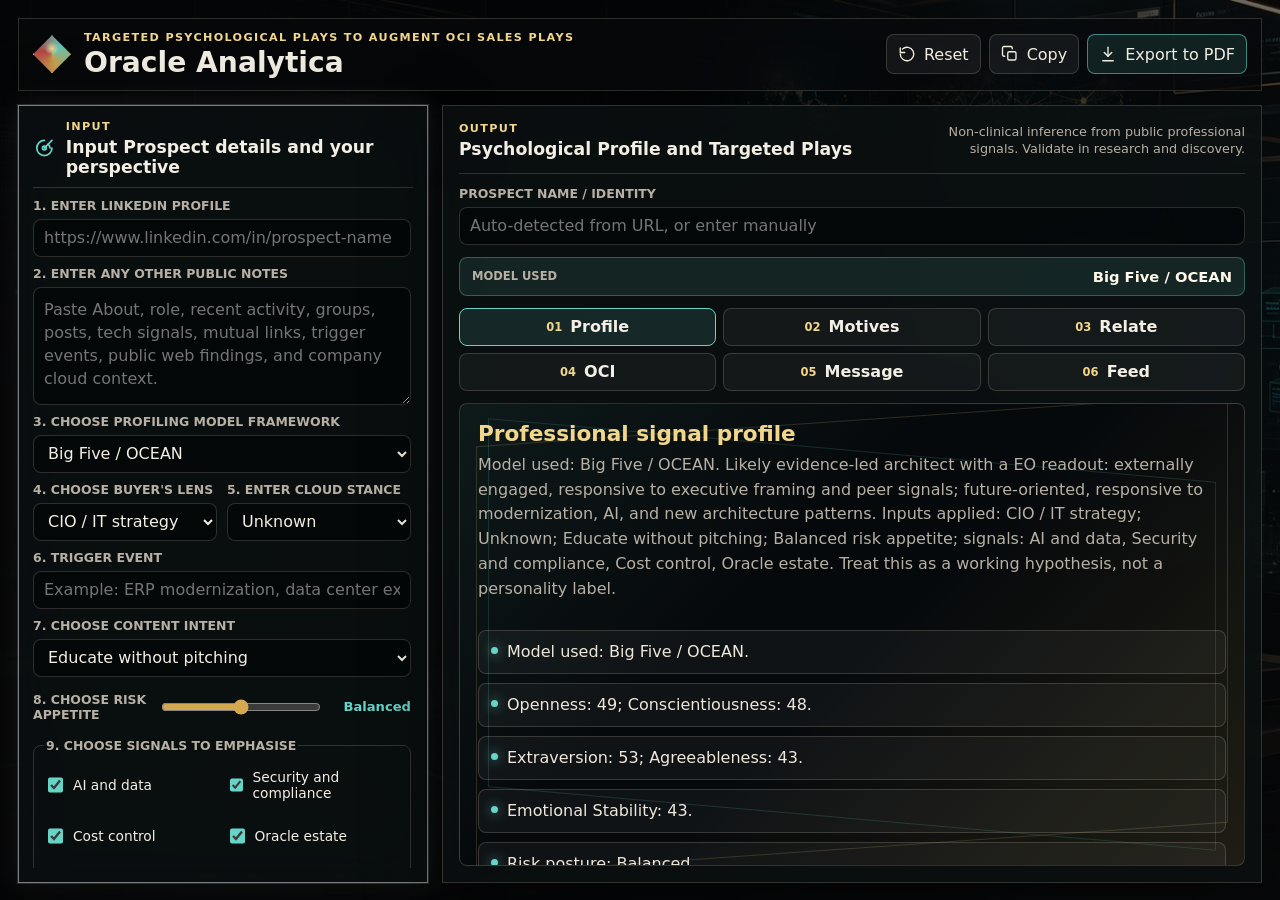
<file: index.html>
<!doctype html>
<html lang="en">
  <head>
    <meta charset="utf-8" />
    <meta name="viewport" content="width=device-width, initial-scale=1" />
    <title>Oracle Analytica</title>
    <link rel="stylesheet" href="styles.css" />
  </head>
  <body>
    <svg class="icon-sprite" aria-hidden="true">
      <symbol id="icon-layers" viewBox="0 0 24 24">
        <path d="M12 3 3 8l9 5 9-5-9-5Z" />
        <path d="m3 12 9 5 9-5" />
        <path d="m3 16 9 5 9-5" />
      </symbol>
      <symbol id="icon-radar" viewBox="0 0 24 24">
        <path d="M20 12a8 8 0 1 1-8-8" />
        <path d="M12 12 20 4" />
        <path d="M16 8a6 6 0 0 1 2 4" />
        <circle cx="12" cy="12" r="2" />
      </symbol>
      <symbol id="icon-copy" viewBox="0 0 24 24">
        <rect x="9" y="9" width="11" height="11" rx="2" />
        <path d="M5 15H4a2 2 0 0 1-2-2V4a2 2 0 0 1 2-2h9a2 2 0 0 1 2 2v1" />
      </symbol>
      <symbol id="icon-download" viewBox="0 0 24 24">
        <path d="M12 3v12" />
        <path d="m7 10 5 5 5-5" />
        <path d="M5 21h14" />
      </symbol>
      <symbol id="icon-reset" viewBox="0 0 24 24">
        <path d="M3 12a9 9 0 1 0 3-6.7" />
        <path d="M3 4v6h6" />
      </symbol>
      <symbol id="icon-wand" viewBox="0 0 24 24">
        <path d="m15 4 5 5" />
        <path d="m14 5 5 5-9 9-5-5 9-9Z" />
        <path d="M5 4v3" />
        <path d="M3.5 5.5h3" />
        <path d="M19 17v3" />
        <path d="M17.5 18.5h3" />
      </symbol>
      <symbol id="icon-shield" viewBox="0 0 24 24">
        <path d="M12 2 4 5v6c0 5 3.4 9.7 8 11 4.6-1.3 8-6 8-11V5l-8-3Z" />
      </symbol>
      <symbol id="icon-cloud" viewBox="0 0 24 24">
        <path d="M17.5 19H8a5 5 0 1 1 1-9.9 6 6 0 0 1 11 3.2A3.5 3.5 0 0 1 17.5 19Z" />
      </symbol>
      <symbol id="icon-database" viewBox="0 0 24 24">
        <ellipse cx="12" cy="5" rx="8" ry="3" />
        <path d="M4 5v14c0 1.7 3.6 3 8 3s8-1.3 8-3V5" />
        <path d="M4 12c0 1.7 3.6 3 8 3s8-1.3 8-3" />
      </symbol>
      <symbol id="icon-message" viewBox="0 0 24 24">
        <path d="M21 15a4 4 0 0 1-4 4H8l-5 3V7a4 4 0 0 1 4-4h10a4 4 0 0 1 4 4v8Z" />
      </symbol>
      <symbol id="icon-target" viewBox="0 0 24 24">
        <circle cx="12" cy="12" r="9" />
        <circle cx="12" cy="12" r="5" />
        <circle cx="12" cy="12" r="1.5" />
      </symbol>
      <symbol id="icon-alert" viewBox="0 0 24 24">
        <path d="M12 2 2 21h20L12 2Z" />
        <path d="M12 9v5" />
        <path d="M12 18h.01" />
      </symbol>
      <symbol id="icon-link" viewBox="0 0 24 24">
        <path d="M10 13a5 5 0 0 0 7.1 0l2.8-2.8a5 5 0 0 0-7.1-7.1l-1.6 1.6" />
        <path d="M14 11a5 5 0 0 0-7.1 0l-2.8 2.8a5 5 0 0 0 7.1 7.1l1.6-1.6" />
      </symbol>
      <symbol id="icon-file-text" viewBox="0 0 24 24">
        <path d="M14 2H6a2 2 0 0 0-2 2v16a2 2 0 0 0 2 2h12a2 2 0 0 0 2-2V8Z" />
        <path d="M14 2v6h6" />
        <path d="M8 13h8" />
        <path d="M8 17h6" />
      </symbol>
    </svg>

    <div class="scene" aria-hidden="true"></div>
    <div class="grain" aria-hidden="true"></div>

    <main class="app-shell">
      <header class="topbar">
        <div class="brand-lockup">
          <span class="signal-mark" aria-hidden="true"></span>
          <div>
            <p class="eyebrow">Targeted Psychological Plays to Augment OCI Sales Plays</p>
            <h1>Oracle Analytica</h1>
          </div>
        </div>
        <nav class="top-actions" aria-label="App actions">
          <button class="icon-button" id="resetBtn" type="button" title="Clear the workspace">
            <svg><use href="#icon-reset"></use></svg>
            <span>Reset</span>
          </button>
          <button class="icon-button" id="copyBtn" type="button" title="Copy the generated playbook">
            <svg><use href="#icon-copy"></use></svg>
            <span>Copy</span>
          </button>
          <button class="icon-button accent" id="exportBtn" type="button" title="Export the generated playbook to PDF">
            <svg><use href="#icon-download"></use></svg>
            <span>Export to PDF</span>
          </button>
        </nav>
      </header>

      <section class="workspace">
        <aside class="panel ingest-panel" aria-labelledby="ingestTitle">
          <div class="panel-heading">
            <svg><use href="#icon-radar"></use></svg>
            <div>
              <p class="eyebrow">Input</p>
              <h2 id="ingestTitle">Input Prospect details and your perspective</h2>
            </div>
          </div>

          <div class="ingest-form">
            <label class="field-block" for="linkedinUrlInput">
              <span>1. Enter LinkedIn Profile</span>
              <input id="linkedinUrlInput" type="url" placeholder="https://www.linkedin.com/in/prospect-name" />
            </label>

            <label class="field-block" for="profileInput">
              <span>2. Enter any other public notes</span>
              <textarea id="profileInput" spellcheck="true" placeholder="Paste About, role, recent activity, groups, posts, tech signals, mutual links, trigger events, public web findings, and company cloud context."></textarea>
            </label>

            <label class="field-block" for="frameworkSelect">
              <span>3. Choose Profiling Model Framework</span>
              <select id="frameworkSelect">
                <option value="ocean">Big Five / OCEAN</option>
                <option value="regulatory">Regulatory Focus Theory</option>
                <option value="schwartz">Schwartz Values Theory</option>
                <option value="adoption">Technology Adoption Lifecycle</option>
              </select>
            </label>

            <div class="form-grid two">
              <label class="field-block" for="personaSelect">
                <span>4. Choose Buyer's Lens</span>
                <select id="personaSelect">
                  <option value="cio">CIO / IT strategy</option>
                  <option value="cto">CTO / Engineering</option>
                  <option value="ciso">CISO / Risk</option>
                  <option value="cfo">CFO / Finance</option>
                  <option value="data">Data / AI leader</option>
                  <option value="infra">Infrastructure leader</option>
                  <option value="apps">Applications leader</option>
                </select>
              </label>

              <label class="field-block" for="stanceSelect">
                <span>5. Enter Cloud Stance</span>
                <select id="stanceSelect">
                  <option value="unknown">Unknown</option>
                  <option value="aws">AWS leaning</option>
                  <option value="azure">Azure leaning</option>
                  <option value="gcp">GCP leaning</option>
                  <option value="multicloud">Multicloud</option>
                  <option value="onprem">On-prem heavy</option>
                </select>
              </label>
            </div>

            <label class="field-block" for="triggerInput">
              <span>6. Trigger event</span>
              <input id="triggerInput" type="text" placeholder="Example: ERP modernization, data center exit, AI push, security audit" />
            </label>

            <label class="field-block" for="contentIntentSelect">
              <span>7. Choose Content Intent</span>
              <select id="contentIntentSelect">
                <option value="educate">Educate without pitching</option>
                <option value="challenge">Challenge status quo</option>
                <option value="peer">Peer-learning angle</option>
                <option value="invite">Invite discovery</option>
              </select>
            </label>

            <div class="slider-row">
              <label for="riskSlider">8. Choose Risk Appetite</label>
              <input id="riskSlider" type="range" min="1" max="5" value="3" />
              <output id="riskOutput" for="riskSlider">Balanced</output>
            </div>

            <fieldset class="signal-fieldset">
              <legend>9. Choose Signals to Emphasise</legend>
              <label><input type="checkbox" name="signal" value="ai" checked /> AI and data</label>
              <label><input type="checkbox" name="signal" value="security" checked /> Security and compliance</label>
              <label><input type="checkbox" name="signal" value="cost" checked /> Cost control</label>
              <label><input type="checkbox" name="signal" value="oracle" checked /> Oracle estate</label>
              <label><input type="checkbox" name="signal" value="performance" /> Performance</label>
              <label><input type="checkbox" name="signal" value="sovereignty" /> Sovereignty</label>
            </fieldset>
          </div>

        </aside>

        <section class="analysis-stage" aria-labelledby="stageTitle">
          <div class="stage-header">
            <div>
              <p class="eyebrow">Output</p>
              <h2 id="stageTitle">Psychological Profile and Targeted Plays</h2>
            </div>
            <p class="trust-note">Non-clinical inference from public professional signals. Validate in research and discovery.</p>
          </div>

          <label class="field-block stage-field" for="identityInput">
            <span>Prospect name / identity</span>
            <input id="identityInput" type="text" placeholder="Auto-detected from URL, or enter manually" />
          </label>

          <div class="model-banner" id="modelBanner">
            <span>Model used</span>
            <strong>Big Five / OCEAN</strong>
          </div>

          <div class="layer-strip" role="tablist" aria-label="Analysis layers">
            <button class="layer-tab is-active" type="button" data-layer="profile" role="tab" aria-selected="true">
              <span>01</span>
              Profile
            </button>
            <button class="layer-tab" type="button" data-layer="motives" role="tab" aria-selected="false">
              <span>02</span>
              Motives
            </button>
            <button class="layer-tab" type="button" data-layer="relate" role="tab" aria-selected="false">
              <span>03</span>
              Relate
            </button>
            <button class="layer-tab" type="button" data-layer="oci" role="tab" aria-selected="false">
              <span>04</span>
              OCI
            </button>
            <button class="layer-tab" type="button" data-layer="message" role="tab" aria-selected="false">
              <span>05</span>
              Message
            </button>
            <button class="layer-tab" type="button" data-layer="content" role="tab" aria-selected="false">
              <span>06</span>
              Feed
            </button>
          </div>

          <article class="intelligence-board" id="activeLayer" aria-live="polite"></article>
        </section>

      </section>
    </main>

    <div class="toast" id="toast" role="status" aria-live="polite"></div>

    <script src="app.js"></script>
  </body>
</html>
</file>
<file: styles.css>
:root {
  --ink: #08090b;
  --ink-2: #101417;
  --panel: rgba(12, 16, 18, 0.82);
  --panel-strong: rgba(14, 18, 20, 0.94);
  --line: rgba(230, 222, 205, 0.18);
  --line-strong: rgba(230, 222, 205, 0.32);
  --text: #f4efe4;
  --muted: #b8b0a4;
  --brass: #d4a84f;
  --brass-2: #f2d68c;
  --teal: #66d5c7;
  --crimson: #c94d4d;
  --steel: #8ea4ad;
  --shadow: 0 20px 70px rgba(0, 0, 0, 0.45);
  color-scheme: dark;
  font-family:
    Inter, ui-sans-serif, system-ui, -apple-system, BlinkMacSystemFont, "Segoe UI",
    sans-serif;
}

* {
  box-sizing: border-box;
}

html,
body {
  min-height: 100%;
}

body {
  margin: 0;
  color: var(--text);
  background: var(--ink);
  overflow-x: hidden;
}

button,
input,
select,
textarea {
  font: inherit;
}

button {
  cursor: pointer;
}

.icon-sprite {
  display: none;
}

.scene {
  position: fixed;
  inset: 0;
  z-index: -3;
  background:
    linear-gradient(90deg, rgba(4, 5, 6, 0.9) 0%, rgba(4, 5, 6, 0.7) 38%, rgba(4, 5, 6, 0.28) 100%),
    linear-gradient(180deg, rgba(8, 9, 11, 0.4), rgba(8, 9, 11, 0.94)),
    url("assets/account-intelligence.png") center / cover no-repeat;
}

.grain {
  pointer-events: none;
  position: fixed;
  inset: 0;
  z-index: -2;
  opacity: 0.18;
  background-image:
    linear-gradient(rgba(255, 255, 255, 0.04) 1px, transparent 1px),
    linear-gradient(90deg, rgba(255, 255, 255, 0.035) 1px, transparent 1px);
  background-size: 42px 42px;
  mask-image: linear-gradient(180deg, transparent, #000 15%, #000 88%, transparent);
}

.app-shell {
  height: 100vh;
  min-height: 100vh;
  overflow: hidden;
  padding: 18px;
}

.topbar {
  display: flex;
  align-items: center;
  justify-content: space-between;
  gap: 18px;
  min-height: 72px;
  padding: 12px 14px;
  border: 1px solid var(--line);
  background: rgba(8, 9, 11, 0.74);
  backdrop-filter: blur(22px);
  box-shadow: var(--shadow);
}

.brand-lockup,
.panel-heading,
.stage-header,
.top-actions {
  display: flex;
  align-items: center;
}

.brand-lockup {
  gap: 13px;
  min-width: 220px;
}

.signal-mark {
  width: 38px;
  height: 38px;
  border: 1px solid rgba(242, 214, 140, 0.7);
  background:
    radial-gradient(circle at 50% 35%, rgba(242, 214, 140, 0.95), transparent 7px),
    conic-gradient(from 45deg, rgba(102, 213, 199, 0.92), rgba(212, 168, 79, 0.95), rgba(201, 77, 77, 0.88), rgba(102, 213, 199, 0.92));
  clip-path: polygon(50% 0, 100% 50%, 50% 100%, 0 50%);
  box-shadow: 0 0 28px rgba(212, 168, 79, 0.34);
}

.eyebrow {
  margin: 0 0 4px;
  color: var(--brass-2);
  font-size: 0.7rem;
  font-weight: 700;
  letter-spacing: 0.12em;
  text-transform: uppercase;
}

h1,
h2,
h3,
p {
  margin-top: 0;
}

h1 {
  margin-bottom: 0;
  font-size: clamp(1.35rem, 2.2vw, 2rem);
  line-height: 1.05;
  letter-spacing: 0;
}

h2 {
  margin-bottom: 0;
  font-size: 1.08rem;
  letter-spacing: 0;
}

h3 {
  display: flex;
  align-items: center;
  gap: 8px;
  margin-bottom: 10px;
  color: #fff8e9;
  font-size: 0.93rem;
}

.top-actions {
  flex-wrap: wrap;
  justify-content: flex-end;
  gap: 8px;
}

.icon-button {
  display: inline-flex;
  align-items: center;
  justify-content: center;
  gap: 8px;
  min-height: 40px;
  border: 1px solid var(--line);
  border-radius: 8px;
  color: var(--text);
  background: rgba(255, 255, 255, 0.06);
  transition:
    transform 160ms ease,
    border-color 160ms ease,
    background 160ms ease;
}

.icon-button {
  padding: 0 11px;
}

.icon-button:hover,
.layer-tab:hover {
  transform: translateY(-1px);
  border-color: var(--brass);
  background: rgba(212, 168, 79, 0.14);
}

.icon-button.accent {
  border-color: rgba(102, 213, 199, 0.58);
  background: rgba(102, 213, 199, 0.12);
}

svg {
  width: 18px;
  height: 18px;
  fill: none;
  stroke: currentColor;
  stroke-linecap: round;
  stroke-linejoin: round;
  stroke-width: 1.8;
}

.workspace {
  display: grid;
  grid-template-columns: minmax(0, 1fr) minmax(0, 2fr);
  gap: 14px;
  margin-top: 14px;
  height: calc(100vh - 122px);
  min-height: 0;
}

.panel,
.analysis-stage {
  border: 1px solid var(--line);
  background: var(--panel);
  backdrop-filter: blur(20px);
  box-shadow: var(--shadow);
}

.panel {
  display: flex;
  flex-direction: column;
  min-width: 0;
  min-height: 0;
  overflow-y: auto;
  padding: 14px;
}

.ingest-panel {
  border-color: rgba(238, 241, 244, 0.5);
  overflow: hidden;
  box-shadow:
    0 0 0 1px rgba(238, 241, 244, 0.14),
    0 18px 70px rgba(0, 0, 0, 0.48),
    0 0 28px rgba(238, 241, 244, 0.1);
}

.ingest-form {
  flex: 1 1 auto;
  min-height: 0;
  overflow-y: auto;
  padding-right: 2px;
}

.panel-heading {
  gap: 10px;
  margin-bottom: 10px;
  padding-bottom: 10px;
  border-bottom: 1px solid var(--line);
}

.panel-heading > svg {
  width: 28px;
  height: 28px;
  color: var(--teal);
}

.field-block {
  display: grid;
  gap: 6px;
  margin-bottom: 9px;
}

.field-block span,
.slider-row label,
.signal-fieldset legend {
  color: var(--muted);
  font-size: 0.78rem;
  font-weight: 700;
  text-transform: uppercase;
}

textarea,
input,
select {
  width: 100%;
  border: 1px solid var(--line);
  border-radius: 8px;
  color: var(--text);
  background: rgba(3, 6, 7, 0.65);
  outline: none;
}

textarea:focus,
input:focus,
select:focus {
  border-color: var(--teal);
  box-shadow: 0 0 0 3px rgba(102, 213, 199, 0.12);
}

textarea {
  min-height: 118px;
  max-height: 24vh;
  padding: 10px;
  resize: vertical;
  line-height: 1.45;
}

input,
select {
  min-height: 38px;
  padding: 0 10px;
}

select {
  color: var(--text);
}

.form-grid.two {
  display: grid;
  grid-template-columns: 1fr 1fr;
  gap: 10px;
}

.slider-row {
  display: grid;
  grid-template-columns: 1fr minmax(110px, 160px) 84px;
  align-items: center;
  gap: 8px;
  margin: 4px 0 10px;
}

input[type="range"] {
  accent-color: var(--brass);
  padding: 0;
}

output {
  color: var(--teal);
  font-size: 0.82rem;
  font-weight: 700;
  text-align: right;
}

.signal-fieldset {
  display: grid;
  grid-template-columns: 1fr 1fr;
  gap: 7px;
  margin: 0;
  padding: 10px;
  border: 1px solid var(--line);
  border-radius: 8px;
}

.signal-fieldset label {
  display: flex;
  align-items: center;
  gap: 7px;
  color: var(--text);
  font-size: 0.86rem;
}

input[type="checkbox"] {
  width: 15px;
  height: 15px;
  accent-color: var(--teal);
}

.analysis-stage {
  display: grid;
  grid-template-rows: auto auto auto auto minmax(0, 1fr);
  min-width: 0;
  min-height: 0;
  overflow-y: auto;
  padding: 16px;
}

.stage-header {
  justify-content: space-between;
  gap: 16px;
  padding-bottom: 14px;
  border-bottom: 1px solid var(--line);
}

.trust-note {
  max-width: 310px;
  margin-bottom: 0;
  color: var(--muted);
  font-size: 0.8rem;
  line-height: 1.35;
  text-align: right;
}

.stage-field {
  margin: 12px 0 0;
}

.model-banner {
  display: flex;
  align-items: center;
  justify-content: space-between;
  gap: 12px;
  margin-top: 12px;
  padding: 10px 12px;
  border: 1px solid rgba(102, 213, 199, 0.34);
  border-radius: 8px;
  background: rgba(102, 213, 199, 0.11);
}

.model-banner span {
  color: var(--muted);
  font-size: 0.72rem;
  font-weight: 800;
  text-transform: uppercase;
}

.model-banner strong {
  min-width: 0;
  color: #fff8e9;
  font-size: 0.92rem;
  overflow-wrap: anywhere;
  text-align: right;
}

.layer-strip {
  display: grid;
  grid-template-columns: repeat(3, minmax(0, 1fr));
  gap: 7px;
  margin: 12px 0;
}

.layer-tab {
  display: flex;
  align-items: center;
  justify-content: center;
  gap: 8px;
  min-height: 38px;
  border: 1px solid var(--line);
  border-radius: 8px;
  color: var(--text);
  background: rgba(255, 255, 255, 0.045);
  font-weight: 700;
}

.layer-tab span {
  color: var(--brass-2);
  font-size: 0.72rem;
}

.layer-tab.is-active {
  border-color: var(--teal);
  background: rgba(102, 213, 199, 0.13);
}

.intelligence-board {
  position: relative;
  height: auto;
  min-height: 260px;
  overflow: auto;
  border: 1px solid var(--line);
  border-radius: 8px;
  background:
    linear-gradient(135deg, rgba(102, 213, 199, 0.08), transparent 38%),
    linear-gradient(315deg, rgba(212, 168, 79, 0.12), transparent 48%),
    rgba(6, 9, 11, 0.64);
}

.intelligence-board::before,
.intelligence-board::after {
  content: "";
  position: absolute;
  inset: 16px;
  border: 1px solid rgba(242, 214, 140, 0.16);
  transform: skewY(-4deg);
  pointer-events: none;
}

.intelligence-board::after {
  inset: 46px 28px;
  border-color: rgba(102, 213, 199, 0.16);
  transform: skewY(5deg);
}

.layer-content {
  position: relative;
  z-index: 1;
  display: grid;
  grid-template-columns: 1fr;
  gap: 12px;
  padding: 18px;
}

.layer-hero h3 {
  display: block;
  margin-bottom: 8px;
  color: var(--brass-2);
  font-size: 1.35rem;
  line-height: 1.08;
}

.layer-hero,
.layer-lists {
  min-width: 0;
}

.layer-lists {
  display: grid;
  gap: 10px;
}

.layer-hero p {
  color: var(--muted);
  line-height: 1.55;
}

.evidence-list,
.strategy-list {
  display: grid;
  gap: 9px;
  margin: 0;
  padding: 0;
  list-style: none;
}

.evidence-list li,
.strategy-list li {
  position: relative;
  padding: 10px 11px 10px 28px;
  border: 1px solid var(--line);
  border-radius: 8px;
  background: rgba(255, 255, 255, 0.045);
  color: #eee7da;
  line-height: 1.38;
  overflow-wrap: anywhere;
}

.evidence-list li::before,
.strategy-list li::before {
  content: "";
  position: absolute;
  top: 16px;
  left: 12px;
  width: 7px;
  height: 7px;
  border-radius: 50%;
  background: var(--teal);
  box-shadow: 0 0 12px rgba(102, 213, 199, 0.72);
}

.strategy-list li:nth-child(2)::before {
  background: var(--brass);
  box-shadow: 0 0 12px rgba(212, 168, 79, 0.72);
}

.strategy-list li:nth-child(3)::before {
  background: var(--crimson);
  box-shadow: 0 0 12px rgba(201, 77, 77, 0.72);
}

.toast {
  position: fixed;
  right: 22px;
  bottom: 22px;
  z-index: 5;
  max-width: min(360px, calc(100vw - 44px));
  padding: 12px 14px;
  border: 1px solid rgba(242, 214, 140, 0.35);
  border-radius: 8px;
  color: var(--text);
  background: rgba(8, 9, 11, 0.92);
  box-shadow: var(--shadow);
  opacity: 0;
  transform: translateY(12px);
  transition:
    opacity 180ms ease,
    transform 180ms ease;
}

.toast.show {
  opacity: 1;
  transform: translateY(0);
}

@media (max-width: 820px) {
  .app-shell {
    height: auto;
    overflow: visible;
    padding: 10px;
  }

  .topbar,
  .stage-header {
    align-items: flex-start;
    flex-direction: column;
  }

  .top-actions {
    width: 100%;
    justify-content: stretch;
  }

  .icon-button {
    flex: 1 1 calc(50% - 8px);
  }

  .workspace,
  .layer-content {
    grid-template-columns: 1fr;
  }

  .workspace {
    height: auto;
  }

  .analysis-stage {
    grid-template-rows: auto auto auto auto auto;
    overflow-y: visible;
  }

  .trust-note {
    max-width: none;
    text-align: left;
  }

  .form-grid.two,
  .signal-fieldset {
    grid-template-columns: 1fr;
  }

  .slider-row {
    grid-template-columns: 1fr;
  }

  output {
    text-align: left;
  }

  .layer-strip {
    grid-template-columns: 1fr 1fr;
  }

  textarea {
    min-height: 180px;
    max-height: none;
  }
}

@media (max-width: 520px) {
  .top-actions {
    gap: 6px;
  }

  .icon-button span {
    display: none;
  }

  .icon-button {
    min-width: 48px;
  }

  .layer-strip {
    grid-template-columns: 1fr;
  }

  .intelligence-board::before,
  .intelligence-board::after {
    display: none;
  }

  .layer-content {
    padding: 14px;
  }
}
</file>
